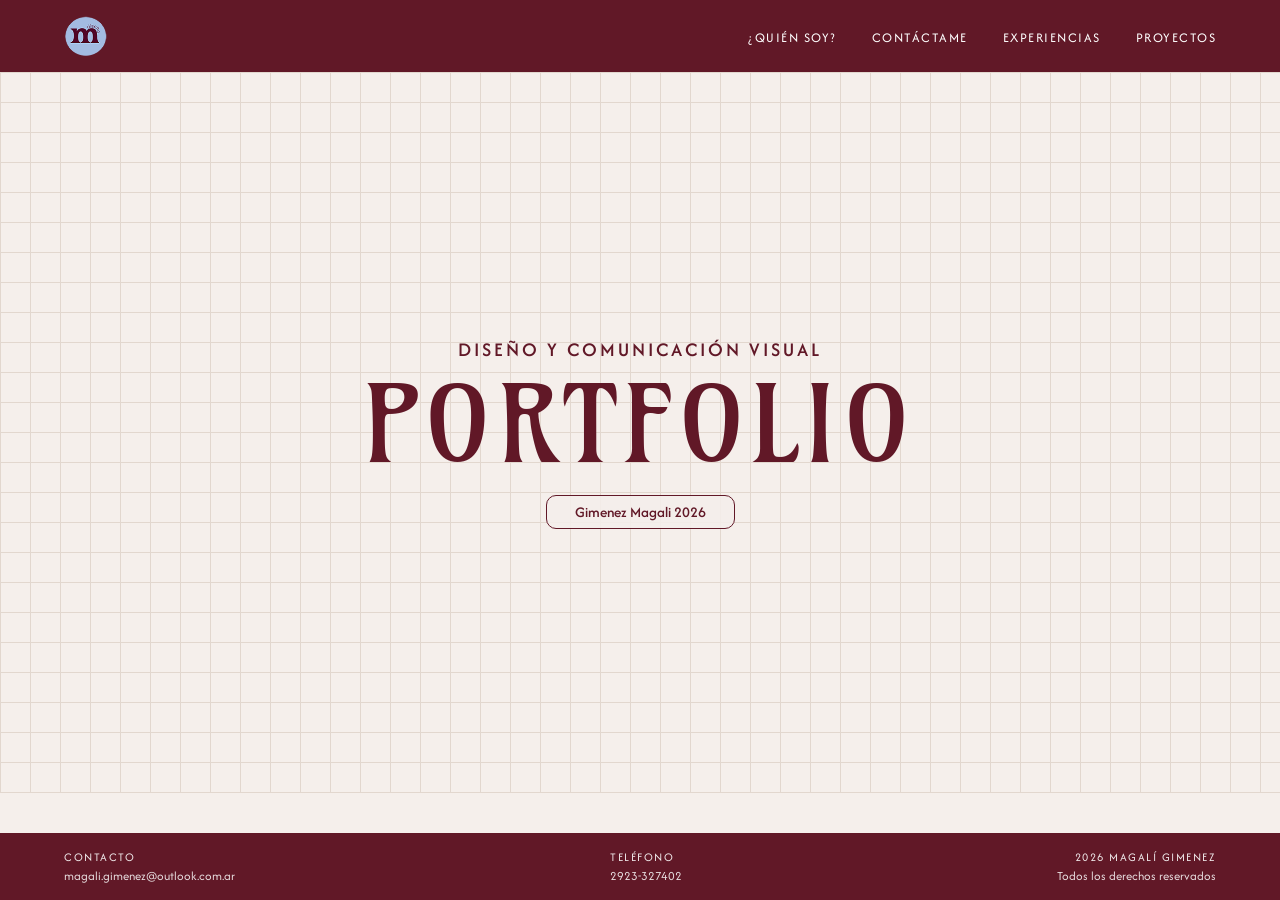
<file: index.html>
<!DOCTYPE html>
<html lang="es">
<head>
  <meta charset="UTF-8">
  <meta name="viewport" content="width=device-width, initial-scale=1.0">
  <title>Portfolio - Magalí Giménez</title>

  <!-- Google Fonts: Amarante (para PORTFOLIO) y Afacad (para subtítulos y textos) -->
  <link rel="preconnect" href="https://fonts.googleapis.com">
  <link rel="preconnect" href="https://fonts.gstatic.com" crossorigin>
  <link href="https://fonts.googleapis.com/css2?family=Afacad:wght@400;500;600&family=Amarante&display=swap" rel="stylesheet">

  <!-- AQUI ES DONDE DEBO AGREGAR ESTA LÍNEA -->
  <link rel="icon" type="image/png" href="img/marca.png">
  <link rel="stylesheet" href="estilos.css">

  <style>
    :root {
      --color-burgundy: #611827;
      --color-cream: #F5EFEB;
      --color-grid-line: #E2D7CE;
      --color-purple-logo: #B7A8CE;
      --font-serif: 'Amarante', serif;
      --font-sans: 'Afacad', sans-serif;
    }

    * { 
      margin: 0;
      padding: 0; 
      box-sizing: border-box; 
    }

    body { 
      font-family: var(--font-sans); 
      color: var(--color-burgundy); 
      background-color: var(--color-cream);
      display: flex;
      flex-direction: column;
      min-height: 100vh;
    }

    a { 
      text-decoration: none; 
      color: inherit; 
    }

    /* HEADER */
    header {
      background-color: var(--color-burgundy);
      padding: 16px 5%;
      position: sticky;
      top: 0;
      z-index: 1000;
    }

    header nav {
      display: flex;
      justify-content: space-between;
      align-items: center;
      max-width: 1300px;
      margin: 0 auto;
    }

    /* Logo circular con la "m" */
    .logo-circle {
      width: 44px;
      height: 44px;
      background-color: var(--color-purple-logo);
      color: var(--color-burgundy);
      border-radius: 50%;
      display: flex;
      align-items: center;
      justify-content: center;
      font-family: var(--font-serif);
      font-weight: 700;
      font-size: 26px;
      line-height: 1;
    }

    .nav-links { 
      display: flex; 
      gap: 35px; 
      list-style: none; 
    }

    .nav-links a {
      color: white; 
      font-size: 0.85rem; 
      letter-spacing: 1.5px;
      text-transform: uppercase; 
      font-weight: 400; 
      transition: opacity 0.3s;
    }

    .nav-links a:hover { 
      opacity: 0.7; 
    }

    /* SECCIÓN PRINCIPAL / HERO */
    .hero-section {
      flex: 1;
      background-color: var(--color-cream);
      background-image: 
        linear-gradient(var(--color-grid-line) 1px, transparent 1px),
        linear-gradient(90deg, var(--color-grid-line) 1px, transparent 1px);
      background-size: 30px 30px;
      display: flex; 
      flex-direction: column; 
      justify-content: center; 
      align-items: center;
      text-align: center; 
      padding: 60px 20px;
    }

    .hero-subtitle {
      font-family: var(--font-sans);
      font-size: 1.25rem; 
      letter-spacing: 3px; 
      text-transform: uppercase; 
      margin-bottom: 8px;
      font-weight: 500;
    }

    .hero-title {
      font-family: var(--font-serif); 
      font-size: 6.5rem; 
      font-weight: 400;
      color: var(--color-burgundy); 
      letter-spacing: 6px; 
      margin-bottom: 20px; 
      line-height: 1;
    }

    .hero-tag {
      border: 1.5px solid var(--color-burgundy); 
      padding: 6px 28px; 
      border-radius: 10px;
      font-size: 0.95rem; 
      color: var(--color-burgundy); 
      font-weight: 500;
      background-color: rgba(245, 239, 235, 0.85);
    }

    /* FOOTER */
    footer {
      background-color: var(--color-burgundy);
      color: white;
      padding: 16px 5%;
    }

    .footer-container {
      display: flex;
      justify-content: space-between;
      align-items: center;
      max-width: 1300px;
      margin: 0 auto;
    }

    .footer-info {
      display: flex;
      gap: 70px;
      align-items: center;
    }

    .footer-block {
      display: flex;
      flex-direction: column;
    }

    .footer-label {
      font-size: 0.75rem;
      letter-spacing: 1.5px;
      text-transform: uppercase;
      opacity: 0.9;
      margin-bottom: 2px;
    }

    .footer-value {
      font-size: 0.8rem;
      opacity: 0.85;
      font-weight: 400;
    }

    .footer-block.align-right {
      text-align: right;
    }

    /* Responsive */
    @media (max-width: 768px) {
      header nav, .footer-container {
        flex-direction: column;
        gap: 15px;
        text-align: center;
      }

      .nav-links {
        flex-wrap: wrap;
        justify-content: center;
        gap: 15px;
      }

      .hero-title {
        font-size: 3.5rem;
      }

      .footer-info {
        flex-direction: column;
        gap: 15px;
      }

      .footer-block.align-right {
        text-align: center;
      }
    }
  </style>
</head>
<body>

  <!-- Header -->
  <header>
    <nav>
      <a href="index.html" class="logo-link">
        <img src="img/marca.png" alt="Logo Portfolio" class="logo-img"><!-- Puedes usar tu tag <img> o esta clase div si usas el logo generado -->
      </a>
      <ul class="nav-links">
        <!-- Te lleva a la nueva subpágina que arme -->
        <li><a href="quien-soy.html">¿QUIÉN SOY?</a></li>
        <li><a href="contactame.html">CONTÁCTAME</a></li>
        <li><a href="experiencias.html">EXPERIENCIAS</a></li>
        <li><a href="proyectos.html">PROYECTOS</a></li>
      </ul>
    </nav>
  </header>

  <!-- Hero Section (Cuadrícula) -->
  <section class="hero-section">
    <p class="hero-subtitle">Diseño y Comunicación Visual</p>
    <h1 class="hero-title">PORTFOLIO</h1>
    <div class="hero-tag">Gimenez Magali 2026</div>
  </section>

  <!-- Footer -->
  <footer>
    <div class="footer-container">
      
      <div class="footer-info">
        <div class="footer-block">
          <span class="footer-label">CONTACTO</span>
          <a href="mailto:magali.gimenez@outlook.com.ar" class="footer-value">magali.gimenez@outlook.com.ar</a>
        </div>

        <div class="footer-block">
          <span class="footer-label">TELÉFONO</span>
          <span class="footer-value">2923-327402</span>
        </div>

        <div class="footer-block align-right">
          <span class="footer-label">2026 Magalí Gimenez</span>
          <span class="footer-value">Todos los derechos reservados</span>
        </div>
      </div>
    </div>
  </footer>

</body>
</html>
</file>
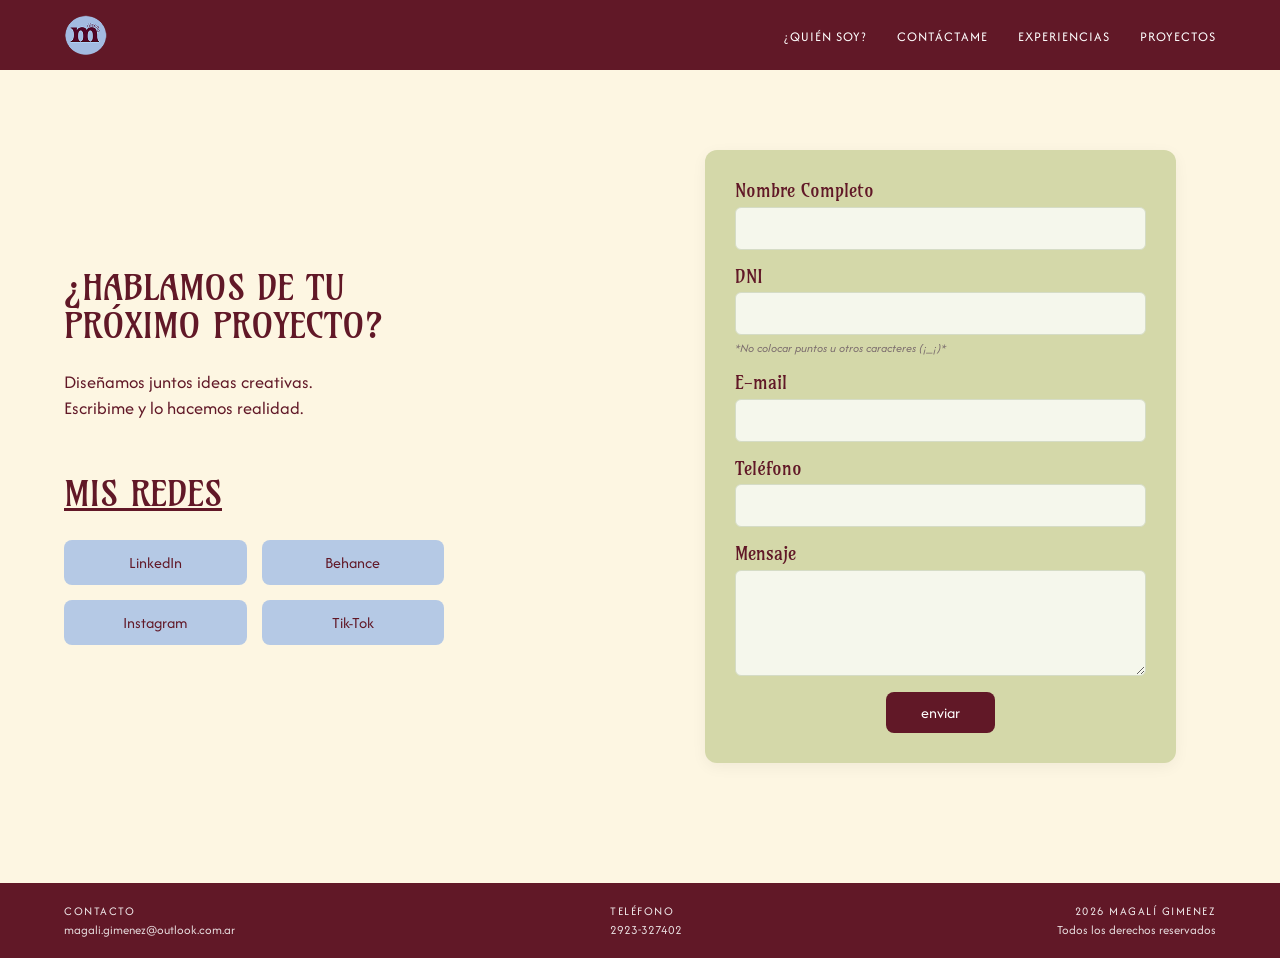
<file: contactame.html>
<!DOCTYPE html>
<html lang="es">
<head>
  <meta charset="UTF-8">
  <meta name="viewport" content="width=device-width, initial-scale=1.0">
  <title>Contactame- Magalí Giménez</title>

  <!-- Google Fonts -->
  <link rel="preconnect" href="https://fonts.googleapis.com">
  <link rel="preconnect" href="https://fonts.gstatic.com" crossorigin>
  <link href="https://fonts.googleapis.com/css2?family=Afacad:wght@400;500;600&family=Amarante&display=swap" rel="stylesheet">

<!-- AQUI ES DONDE DEBO AGREGAR ESTA LÍNEA -->
  <link rel="icon" type="image/png" href="img/marca.png">
  <link rel="stylesheet" href="estilos.css">
  
</head>
<body>

  <!-- Header -->
  <header>
    <nav>
        <!-- Al hacer clic en el logo (m), te devuelve al index.html -->
      <a href="index.html" class="logo-link">
        <img src="img/marca.png" alt="Logo Portfolio" class="logo-img">
      </a>
      <ul class="nav-links">
        <!-- Se mantiene activo en esta página -->
        <li><a href="quien-soy.html" class="active">¿Quién soy?</a></li>

        <!-- Te redirigen al inicio y bajan a la sección respectiva -->
        <li><a href="contactame.html">CONTÁCTAME</a></li>
        <li><a href="experiencias.html">EXPERIENCIAS</a></li>
        <li><a href="proyectos.html">PROYECTOS</a></li>
      </ul>
    </nav>
  </header>

  <!-- ================= CONTENEDOR PRINCIPAL DE CONTACTO ================= -->
  <main class="contact-container">
    
    <!-- Columna Izquierda: Textos y Redes Sociales -->
    <section class="contact-info">
      <h2 class="contact-title">
        ¿HABLAMOS DE TU <br>
        PRÓXIMO PROYECTO?
    </h2>
      <p class="contact-subtitle">
        Diseñamos juntos ideas creativas.<br> 
        Escribime y lo hacemos realidad.
    </p>

      <div class="social-section">
        <h3 class="social-heading">MIS REDES</h3>
        <div class="social-grid">
          <a href="https://www.linkedin.com/in/magali-gimenez-b2844425b/" target="_blank" class="social-btn">LinkedIn</a>
          <a href="https://www.behance.net/magaligimenez1" target="_blank" class="social-btn">Behance</a>
          <a href="https://www.instagram.com/magui.dcv/?hl=es-la" target="_blank" class="social-btn">Instagram</a>
          <a href="https://www.tiktok.com/@magui.dcv" target="_blank" class="social-btn">Tik-Tok</a>
        </div>
      </div>
    </section>

    <!-- Columna Derecha: Formulario con fondo cuadriculado -->
    <section class="contact-form-wrapper">
      <form class="contact-form" action="#" method="POST">
        
        <div class="form-group">
          <label for="nombre">Nombre Completo</label>
          <input type="text" id="nombre" name="nombre" required>
        </div>

        <div class="form-group">
          <label for="dni">DNI</label>
          <input type="text" id="dni" name="dni">
          <span class="form-hint">*No colocar puntos u otros caracteres (¡_¡)*</span>
        </div>

        <div class="form-group">
          <label for="email">E-mail</label>
          <input type="email" id="email" name="email" required>
        </div>

        <div class="form-group">
          <label for="telefono">Teléfono</label>
          <input type="tel" id="telefono" name="telefono">
        </div>

        <div class="form-group">
          <label for="mensaje">Mensaje</label>
          <textarea id="mensaje" name="mensaje" rows="4"></textarea>
        </div>

        <button type="submit" class="btn-enviar">enviar</button>
      </form>
    </section>

  </main>

<!-- Footer -->
  <footer>
    <div class="footer-container">
      <div class="footer-info">
        <div class="footer-block">
          <span class="footer-label">Contacto</span>
          <a href="mailto:magali.gimenez@outlook.com.ar" class="footer-value">magali.gimenez@outlook.com.ar</a>
        </div>

        <div class="footer-block">
          <span class="footer-label">Teléfono</span>
          <span class="footer-value">2923-327402</span>
        </div>

        <div class="footer-block align-right">
          <span class="footer-label">2026 Magalí Gimenez</span>
          <span class="footer-value">Todos los derechos reservados</span>
        </div>
      </div>
    </div>
  </footer>

</body>
</html>
</file>
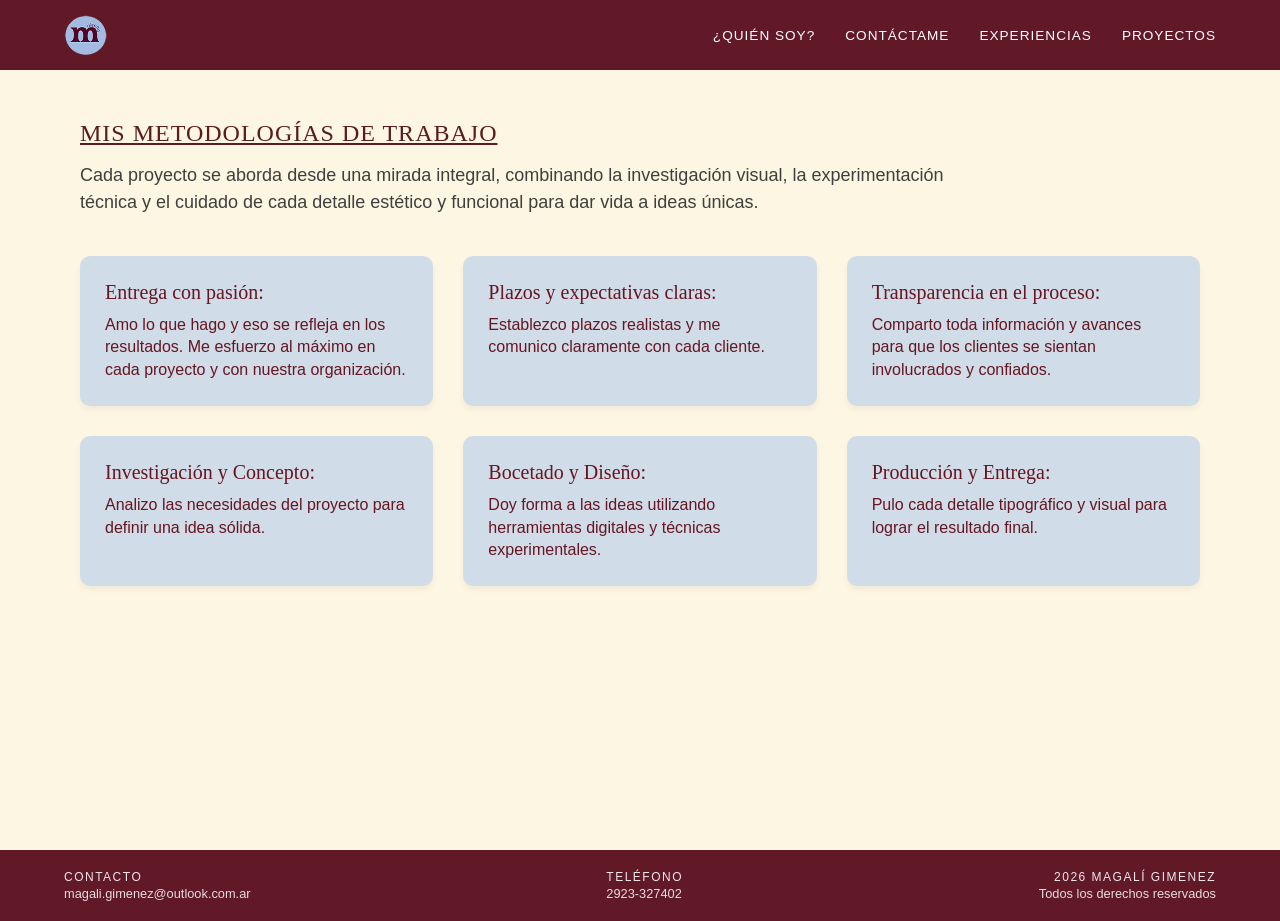
<file: experiencias.html>
<!DOCTYPE html>
<html lang="es">
<head>
  <meta charset="UTF-8">
  <meta name="viewport" content="width=device-width, initial-scale=1.0">
  <title>Experiencias - Portfolio</title>
  <!-- Favicon estándar -->

  <!-- Archivo de estilos principal -->
    <link rel="icon" type="image/png" href="img/marca.png">
    <link rel="stylesheet" href="estilos.css">
</head>
<body>

  <!-- Header -->
  <header>
    <nav>
        <!-- Al hacer clic en el logo (m), te devuelve al index.html -->
      <a href="index.html" class="logo-link">
        <img src="img/marca.png" alt="Logo Portfolio" class="logo-img">
      </a>
      <ul class="nav-links">
        <!-- Se mantiene activo en esta página -->
        <li><a href="quien-soy.html" class="active">¿Quién soy?</a></li>

        <!-- Te redirigen al inicio y bajan a la sección respectiva -->
        <li><a href="contactame.html">CONTÁCTAME</a></li>
        <li><a href="experiencias.html">EXPERIENCIAS</a></li>
        <li><a href="proyectos.html">PROYECTOS</a></li>
      </ul>
    </nav>
  </header>

  <!-- CONTENIDO PRINCIPAL: EXPERIENCIAS -->
  <main class="experiencias-container">
    <section class="experiencias-content">
      
      <!-- TÍTULO Y BAJADA -->
      <h1 class="section-title">MIS METODOLOGÍAS DE TRABAJO</h1>
      <p class="section-subtitle">
        Cada proyecto se aborda desde una mirada integral, combinando la investigación visual, la experimentación técnica y el cuidado de cada detalle estético y funcional para dar vida a ideas únicas.
      </p>

      <!-- GRILLA DE TARJETAS (2 filas x 3 columnas) -->
      <div class="cards-grid">
        
        <!-- Tarjeta 1 -->
        <div class="card">
          <h3>Entrega con pasión:</h3>
          <p>Amo lo que hago y eso se refleja en los resultados. Me esfuerzo al máximo en cada proyecto y con nuestra organización.</p>
        </div>

        <!-- Tarjeta 2 -->
        <div class="card">
          <h3>Plazos y expectativas claras:</h3>
          <p>Establezco plazos realistas y me comunico claramente con cada cliente.</p>
        </div>

        <!-- Tarjeta 3 -->
        <div class="card">
          <h3>Transparencia en el proceso:</h3>
          <p>Comparto toda información y avances para que los clientes se sientan involucrados y confiados.</p>
        </div>

        <!-- Tarjeta 4 -->
        <div class="card">
          <h3>Investigación y Concepto:</h3>
          <p>Analizo las necesidades del proyecto para definir una idea sólida.</p>
        </div>

        <!-- Tarjeta 5 -->
        <div class="card">
          <h3>Bocetado y Diseño:</h3>
          <p>Doy forma a las ideas utilizando herramientas digitales y técnicas experimentales.</p>
        </div>

        <!-- Tarjeta 6 -->
        <div class="card">
          <h3>Producción y Entrega:</h3>
          <p>Pulo cada detalle tipográfico y visual para lograr el resultado final.</p>
        </div>

      </div>

    </section>
  </main>

<!-- Footer -->
  <footer>
    <div class="footer-container">
      <div class="footer-info">
        <div class="footer-block">
          <span class="footer-label">Contacto</span>
          <a href="mailto:magali.gimenez@outlook.com.ar" class="footer-value">magali.gimenez@outlook.com.ar</a>
        </div>

        <div class="footer-block">
          <span class="footer-label">Teléfono</span>
          <span class="footer-value">2923-327402</span>
        </div>

        <div class="footer-block align-right">
          <span class="footer-label">2026 Magalí Gimenez</span>
          <span class="footer-value">Todos los derechos reservados</span>
        </div>
      </div>
    </div>
  </footer>
</file>
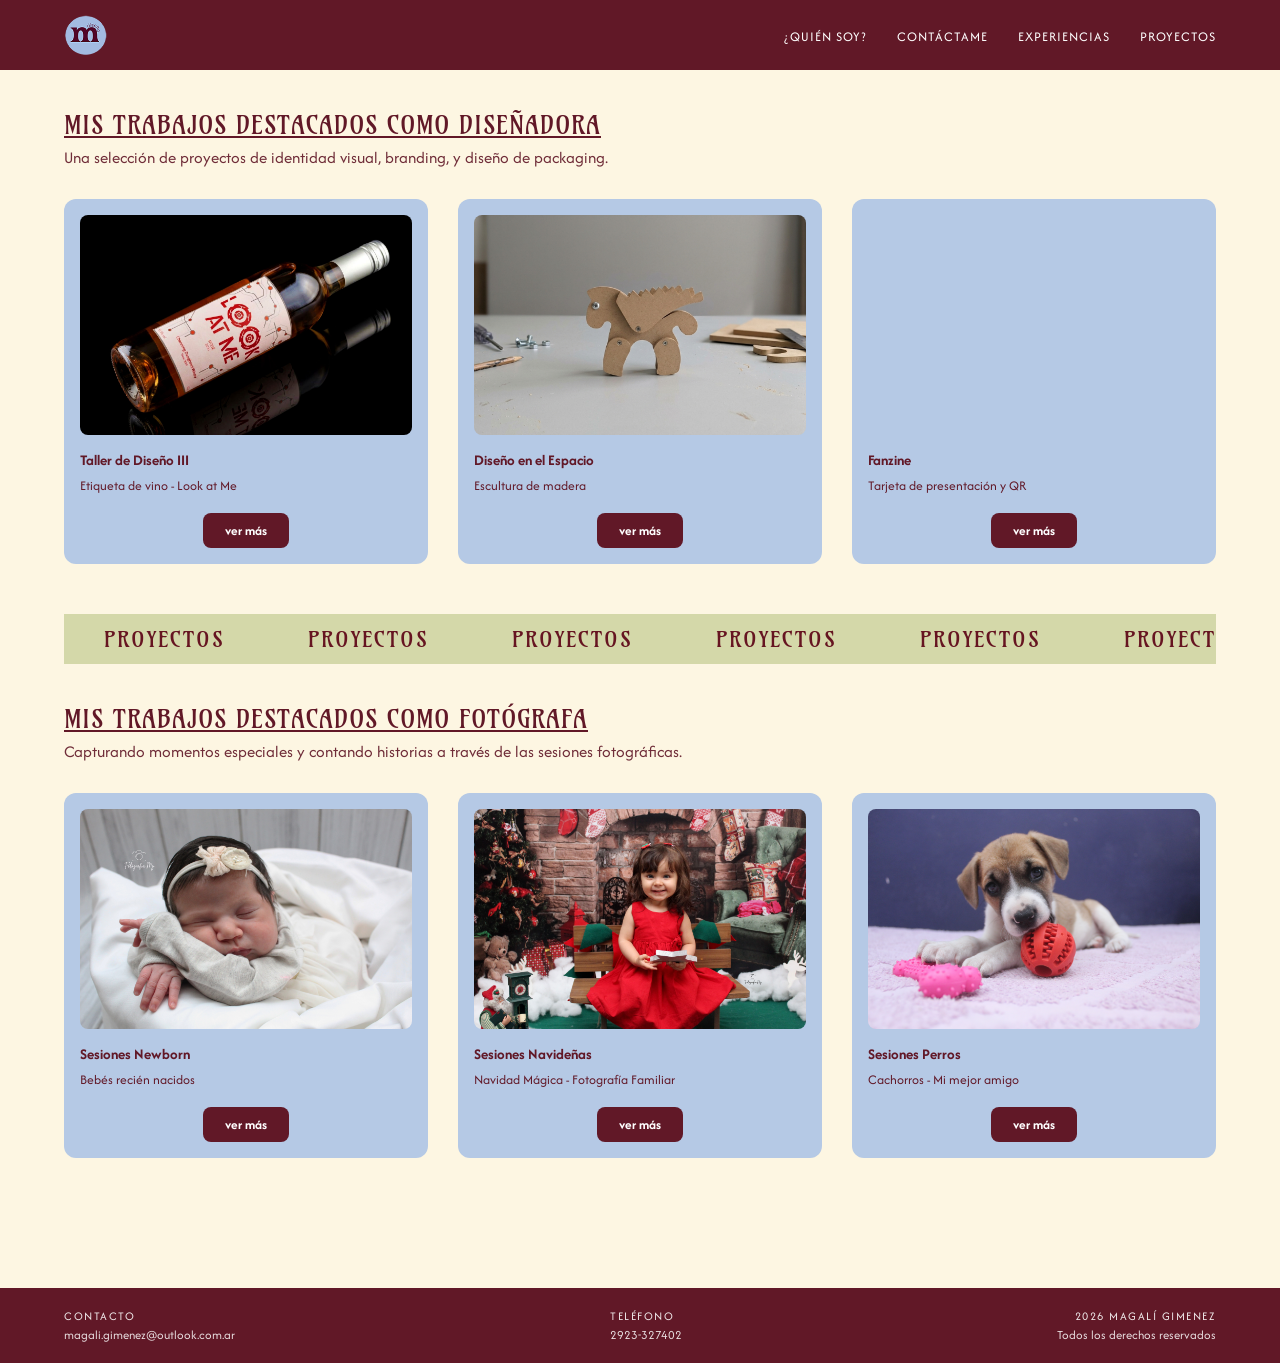
<file: proyectos.html>
<!DOCTYPE html>
<html lang="es">
<head>
  <meta charset="UTF-8">
  <meta name="viewport" content="width=device-width, initial-scale=1.0">
  <title>Proyectos- Magalí Giménez</title>

  <!-- Google Fonts -->
  <link rel="preconnect" href="https://fonts.googleapis.com">
  <link rel="preconnect" href="https://fonts.gstatic.com" crossorigin>
  <link href="https://fonts.googleapis.com/css2?family=Afacad:wght@400;500;600&family=Amarante&display=swap" rel="stylesheet">

<!-- AQUI ES DONDE DEBO AGREGAR ESTA LÍNEA -->
  <link rel="icon" type="image/png" href="img/marca.png">
  <link rel="stylesheet" href="estilos.css">
  
</head>
<body>

  <!-- Header -->
  <header>
    <nav>
        <!-- Al hacer clic en el logo (m), te devuelve al index.html -->
      <a href="index.html" class="logo-link">
        <img src="img/marca.png" alt="Logo Portfolio" class="logo-img">
      </a>
      <ul class="nav-links">
        <!-- Se mantiene activo en esta página -->
        <li><a href="quien-soy.html" class="active">¿Quién soy?</a></li>

        <!-- Te redirigen al inicio y bajan a la sección respectiva -->
        <li><a href="contactame.html">CONTÁCTAME</a></li>
        <li><a href="experiencias.html">EXPERIENCIAS</a></li>
        <li><a href="proyectos.html">PROYECTOS</a></li>
      </ul>
    </nav>
  </header>
  
  <!-- ================= SECCIÓN PRINCIPAL DE PROYECTOS ================= -->
  <main class="projects-container">

    <!-- SECCIÓN 1: DISEÑO -->
    <section class="projects-section">
      <h2 class="section-title">MIS TRABAJOS DESTACADOS COMO DISEÑADORA</h2>
      <p class="section-subtitle">Una selección de proyectos de identidad visual, branding, y diseño de packaging.</p>

      <div class="cards-grid">
        
        <!-- Tarjeta 1 -->
        <article class="project-card">
          <div class="card-img-wrapper">
            <img src="img/vino frontal acostado.jpg" alt="Etiqueta de vino Look at Me">
          </div>
          <div class="card-content">
            <span class="card-tag">Taller de Diseño III</span>
            <h3 class="card-title">Etiqueta de vino - Look at Me</h3>
            <a href="#" class="btn-ver-mas">ver más</a>
          </div>
        </article>

        <!-- Tarjeta 2 -->
        <article class="project-card">
          <div class="card-img-wrapper">
            <img src="img/jueguete pony.jpg" alt="Escultura de madera">
          </div>
          <div class="card-content">
            <span class="card-tag">Diseño en el Espacio</span>
            <h3 class="card-title">Escultura de madera</h3>
            <a href="#" class="btn-ver-mas">ver más</a>
          </div>
        </article>

        <!-- Tarjeta 3 -->
        <article class="project-card">
          <div class="card-img-wrapper">
            <video src="img/catalogo de ositos.mp4" autoplay muted loop playsinline class="card-video"></video>          </div>
          <div class="card-content">
            <span class="card-tag">Fanzine</span>
            <h3 class="card-title">Tarjeta de presentación y QR</h3>
            <a href="#" class="btn-ver-mas">ver más</a>
          </div>
        </article>

      </div>
    </section>

<!-- BANNER INTERMEDIO DE PROYECTOS (SCROLL INFINITO) -->
<div class="scroll-horizontal-container">
  <div class="scroll-track">
    <span class="scroll-item">PROYECTOS</span>
    <span class="scroll-item">PROYECTOS</span>
    <span class="scroll-item">PROYECTOS</span>
    <span class="scroll-item">PROYECTOS</span>
    <span class="scroll-item">PROYECTOS</span>
    <span class="scroll-item">PROYECTOS</span>
  </div>
</div>

    <!-- SECCIÓN 2: FOTOGRAFÍA -->
    <section class="projects-section">
      <h2 class="section-title">MIS TRABAJOS DESTACADOS COMO FOTÓGRAFA</h2>
      <p class="section-subtitle">Capturando momentos especiales y contando historias a través de las sesiones fotográficas.</p>

      <div class="cards-grid">
        
        <!-- Tarjeta 4 -->
        <article class="project-card">
          <div class="card-img-wrapper">
            <img src="img/img_bebita.JPG" alt="Sesiones Newborn">
          </div>
          <div class="card-content">
            <span class="card-tag">Sesiones Newborn</span>
            <h3 class="card-title">Bebés recién nacidos</h3>
            <a href="#" class="btn-ver-mas">ver más</a>
          </div>
        </article>

        <!-- Tarjeta 5 -->
        <article class="project-card">
          <div class="card-img-wrapper">
            <img src="img/navideña niña.JPG" alt="Sesiones Navideñas">
          </div>
          <div class="card-content">
            <span class="card-tag">Sesiones Navideñas</span>
            <h3 class="card-title">Navidad Mágica - Fotografía Familiar</h3>
            <a href="#" class="btn-ver-mas">ver más</a>
          </div>
        </article>

        <!-- Tarjeta 6 -->
        <article class="project-card">
          <div class="card-img-wrapper">
            <img src="img/perra cachorra.JPG" alt="Sesiones Perros">
          </div>
          <div class="card-content">
            <span class="card-tag">Sesiones Perros</span>
            <h3 class="card-title">Cachorros - Mi mejor amigo</h3>
            <a href="#" class="btn-ver-mas">ver más</a>
          </div>
        </article>

      </div>
    </section>

  </main>

  <!-- Footer -->
  <footer>
    <div class="footer-container">
      <div class="footer-info">
        <div class="footer-block">
          <span class="footer-label">Contacto</span>
          <a href="mailto:magali.gimenez@outlook.com.ar" class="footer-value">magali.gimenez@outlook.com.ar</a>
        </div>

        <div class="footer-block">
          <span class="footer-label">Teléfono</span>
          <span class="footer-value">2923-327402</span>
        </div>

        <div class="footer-block align-right">
          <span class="footer-label">2026 Magalí Gimenez</span>
          <span class="footer-value">Todos los derechos reservados</span>
        </div>
      </div>
    </div>
  </footer>

</body>
</html>
</file>
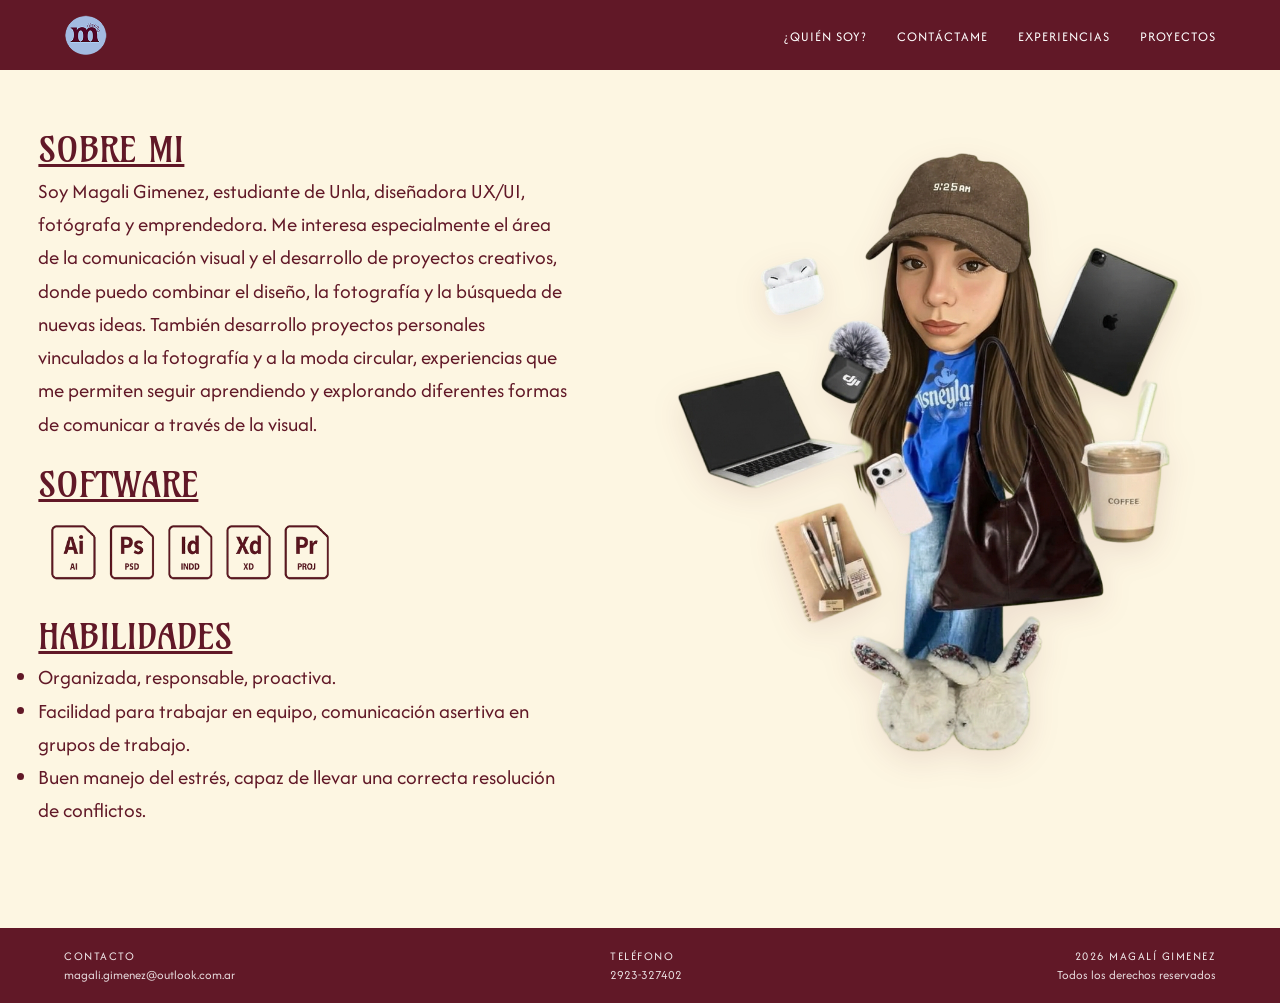
<file: quien-soy.html>
<!DOCTYPE html>
<html lang="es">
<head>
  <meta charset="UTF-8">
  <meta name="viewport" content="width=device-width, initial-scale=1.0">
  <title>Sobre mí - Magalí Giménez</title>

  <!-- Google Fonts -->
  <link rel="preconnect" href="https://fonts.googleapis.com">
  <link rel="preconnect" href="https://fonts.gstatic.com" crossorigin>
  <link href="https://fonts.googleapis.com/css2?family=Afacad:wght@400;500;600&family=Amarante&display=swap" rel="stylesheet">

<!-- AQUI ES DONDE DEBO AGREGAR ESTA LÍNEA -->
  <link rel="icon" type="image/png" href="img/marca.png">
  <link rel="stylesheet" href="estilos.css">
  
</head>
<body>

  <!-- Header -->
  <header>
    <nav>
        <!-- Al hacer clic en el logo (m), te devuelve al index.html -->
      <a href="index.html" class="logo-link">
        <img src="img/marca.png" alt="Logo Portfolio" class="logo-img">
      </a>
      <ul class="nav-links">
        <!-- Se mantiene activo en esta página -->
        <li><a href="quien-soy.html" class="active">¿Quién soy?</a></li>

        <!-- Te redirigen al inicio y bajan a la sección respectiva -->
        <li><a href="contactame.html">CONTÁCTAME</a></li>
        <li><a href="experiencias.html">EXPERIENCIAS</a></li>
        <li><a href="proyectos.html">PROYECTOS</a></li>
      </ul>
    </nav>
  </header>

  <!-- Sección Principal: QUIEN SOY -->
  <main class="about-section">
    <div class="about-container">
      
      <!-- Columna Izquierda: Textos y Listas -->
      <div class="about-text-content">
        
        <section class="about-block">
          <h2 class="about-heading">SOBRE MI</h2>
          <p class="about-paragraph">
            Soy Magali Gimenez, estudiante de Unla, diseñadora UX/UI, fotógrafa y emprendedora. Me interesa especialmente el área de la comunicación visual y el desarrollo de proyectos creativos, donde puedo combinar el diseño, la fotografía y la búsqueda de nuevas ideas. También desarrollo proyectos personales vinculados a la fotografía y a la moda circular, experiencias que me permiten seguir aprendiendo y explorando diferentes formas de comunicar a través de la visual.
          </p>
        </section>

          <section class="about-block">
          <h2 class="about-heading">SOFTWARE</h2>
          <div class="software-image-container">
            <img src="img/Ilustraciones.png" alt="Software: Illustrator, Photoshop, InDesign, XD, Premiere" class="software-img">
          </div>
        </section>

        <section class="about-block">
          <h3 class="about-heading">HABILIDADES</h3>
          <ul class="skills-list">
            <li>Organizada, responsable, proactiva.</li>
            <li>Facilidad para trabajar en equipo, comunicación asertiva en grupos de trabajo.</li>
            <li>Buen manejo del estrés, capaz de llevar una correcta resolución de conflictos.</li>
          </ul>
        </section>

      </div>

      <!-- Columna Derecha: Ilustración y elementos -->
      <div class="about-image-content">
        <img src="img/img yo.png" alt="Ilustración Magalí Giménez" class="character-img">
      </div>

    </div>
  </main>

  <!-- Footer -->
  <footer>
    <div class="footer-container">
      <div class="footer-info">
        <div class="footer-block">
          <span class="footer-label">Contacto</span>
          <a href="mailto:magali.gimenez@outlook.com.ar" class="footer-value">magali.gimenez@outlook.com.ar</a>
        </div>

        <div class="footer-block">
          <span class="footer-label">Teléfono</span>
          <span class="footer-value">2923-327402</span>
        </div>

        <div class="footer-block align-right">
          <span class="footer-label">2026 Magalí Gimenez</span>
          <span class="footer-value">Todos los derechos reservados</span>
        </div>
      </div>
    </div>
  </footer>

</body>
</html>
</file>
<file: estilos.css>
/* ================= VARIABLES Y CONFIGURACIÓN GENERAL ================= */
:root {
  --color-burgundy: #611827;
  --color-cream: #F5EFEB;
  --color-grid-line: #E2D7CE;
  --color-purple-logo: #B7A8CE;
  --font-serif: 'Amarante', serif;
  --font-sans: 'Afacad', sans-serif;
}

* { 
  margin: 0;
  padding: 0; 
  box-sizing: border-box; 
}

body { 
  font-family: var(--font-sans); 
  color: var(--color-burgundy); 
  background-color: var(--color-cream);
  display: flex;
  flex-direction: column;
  min-height: 100vh;
}

a { 
  text-decoration: none; 
  color: inherit; 
}

/* ================= HEADER ================= */
header {
  background-color: var(--color-burgundy);
  padding: 15px 5%;
  position: sticky;
  top: 0;
  z-index: 1000;
}

header nav {
  display: flex;
  justify-content: space-between;
  align-items: center;
  max-width: 1000px;
  margin: 0 auto;
  width: 100%;
}

/* Estilos para imagen de logo */
.logo-link {
  display: flex;
  align-items: center;
}

.logo-img {
  height: 48px;
  width: auto;      
  object-fit: contain;
}

.nav-links { 
  display: flex; 
  gap: 30px; 
  list-style: none; 
}

.nav-links a {
  color: white; 
  font-size: 0.85rem; 
  letter-spacing: 1.5px;
  text-transform: uppercase; 
  font-weight: 400; 
  transition: opacity 0.3s;
}

.nav-links a:hover { 
  opacity: 0.7; 
}

/* ================= SECCIÓN PRINCIPAL / HERO ================= */
.hero-section {
  flex: 1;
  background-color: var(--color-cream);
  background-image: 
    linear-gradient(var(--color-grid-line) 1px, transparent 1px),
    linear-gradient(90deg, var(--color-grid-line) 1px, transparent 1px);
  background-size: 30px 30px;
  display: flex; 
  flex-direction: column; 
  justify-content: center; 
  align-items: center;
  text-align: center; 
  padding: 60px 20px;
}

.hero-subtitle {
  font-family: var(--font-sans);
  font-size: 1.25rem; 
  letter-spacing: 3px; 
  text-transform: uppercase; 
  margin-bottom: 8px;
  font-weight: 500;
}

.hero-title {
  font-family: var(--font-serif); 
  font-size: 6.5rem; 
  font-weight: 400;
  color: var(--color-burgundy); 
  letter-spacing: 6px; 
  margin-bottom: 20px; 
  line-height: 1;
}

.hero-tag {
  border: 1.5px solid var(--color-burgundy); 
  padding: 6px 28px; 
  border-radius: 10px;
  font-size: 0.95rem; 
  color: var(--color-burgundy); 
  font-weight: 500;
  background-color: rgba(245, 239, 235, 0.85);
}

/* ================= FOOTER ================= */
footer {
  background-color: var(--color-burgundy);
  color: white;
  padding: 16px 5%;
}

.footer-container {
  display: flex;
  justify-content: center;
  align-items: center;
  max-width: 1200px;
  margin: 0 auto;
  width: 50%;
}

.footer-info {
  display: flex;
  justify-content: space-between;
  width: 100%;
  align-items: center;
}

.footer-block {
  display: flex;
  flex-direction: column;
}

.footer-label {
  font-size: 0.75rem;
  letter-spacing: 1.5px;
  text-transform: uppercase;
  opacity: 0.9;
  margin-bottom: 2px;
}

.footer-value {
  font-size: 0.8rem;
  opacity: 0.85;
  font-weight: 400;
}

.footer-block.align-right {
  text-align: right;
}

/* ================= RESPONSIVE (Celulares y Tablets) ================= */
@media (max-width: 768px) {
  header nav, .footer-container {
    flex-direction: column;
    gap: 15px;
    text-align: center;
  }

  .nav-links {
    flex-wrap: wrap;
    justify-content: center;
    gap: 15px;
  }

  .hero-title {
    font-size: 3.5rem;
  }

  .footer-info {
    flex-direction: column;
    gap: 15px;
  }

  .footer-block.align-right {
    text-align: center;
  }
}

/* ================= HEADER Y NAVEGACIÓN UNIFICADOS ================= */
header {
  background-color: var(--color-burgundy);
  width: 100%;
  padding: 15px 5%; /* Usa el mismo padding lateral que el resto de tu web */
  box-sizing: border-box;
}

header nav {
  max-width: 1280px; /* Mismo ancho máximo que tus contenedores de contenido */
  width: 100%;
  margin: 0 auto;    /* Centra perfectamente el nav en el eje */
  display: flex;
  justify-content: space-between;
  align-items: center;
}

.nav-links {
  display: flex;
  gap: 30px;
}

.nav-links a {
  color: white;
  text-decoration: none;
  font-size: 0.85rem;
  letter-spacing: 1px;
}

/* ================= SECCIÓN QUIÉN SOY (DOS COLUMNAS) ================= */
.about-section {
  flex: 1;
  background-color: #FDF6E2; /* Un tono amarillo pastel suave y cálido (puedes ajustarlo si prefieres otro tono) */
  background-image: none;    /* Quitamos por completo las líneas de la cuadrícula */
  padding: 60px 3%;
  display: flex;
  justify-content: center;
  align-items: center;
}

.about-container {
  max-width: 1500px;
  width: 100%;
  display: flex;
  justify-content: space-between;
  align-items: flex-start;
  gap: 50px;
}

/* Columna Izquierda: Textos */
.about-text-content {
  flex: 1.3;
  display: flex;
  flex-direction: column;
  gap: 24px;
}

.about-block {
  display: flex;
  flex-direction: column;
}

.about-heading {
  font-family: var(--font-serif);
  font-size: 2.2rem; /* <--- Antes estaba en 2.3rem, súbelo a lo que te guste */
  font-weight: 400;
  color: var(--color-burgundy);
  margin-bottom: 6px;
  line-height: 1.1;
  text-decoration: underline;

}

/* ================= TAMAÑOS DE TEXTO UNIFICADOS ================= */
.about-paragraph, 
.skills-list li {
  font-size: 1.3rem !important; /* <--- El tamaño grande que elegiste para ambos */
  line-height: 1.6 !important;
  color: var(--color-burgundy);
  font-weight: 400;
}

.about-list {
  list-style: disc;
  padding-left: 18px;
  display: flex;
  flex-direction: column;
  gap: 6px;
}

.about-subheading {
  font-weight: 600;
  font-size: 1rem;
  margin-bottom: 2px;
  opacity: 0.9;
}

/* Imagen de Software */
.software-image-container {
  margin-top: 6px;
}

.software-img {
  max-width: 300px; /* Ajusta este valor si quieres que la imagen de software sea más grande o chica */
  height: auto;
  object-fit: contain;
}

/* Columna Derecha: Ilustración del personaje */
.about-image-content {
  flex: 1.5;
  display: flex;
  justify-content: center;
  align-items: center;
  position: sticky;
  top: 100px;
}

.character-img {
  max-width: 100%;
  height: auto;
  object-fit: contain;
  filter: drop-shadow(0px 10px 15px rgba(97, 24, 39, 0.1));
  transform: translateX(30px);
}

/* ================= FOOTER ================= */
footer {
  background-color: var(--color-burgundy);
  color: white;
  padding: 16px 5%;
}

.footer-container {
  display: flex;
  justify-content: center;
  align-items: center;
  max-width: 1200px;
  margin: 0 auto;
  width: 100%;
}

.footer-info {
  display: flex;
  justify-content: space-between;
  width: 100%;
  align-items: center;
}

.footer-block {
  display: flex;
  flex-direction: column;
}

.footer-label {
  font-size: 0.75rem;
  letter-spacing: 1.5px;
  text-transform: uppercase;
  opacity: 0.9;
  margin-bottom: 2px;
}

.footer-value {
  font-size: 0.8rem;
  opacity: 0.85;
  font-weight: 400;
}

.footer-block.align-right {
  text-align: right;
}

/* ================= RESPONSIVE (Celulares y Tablets) ================= */
@media (max-width: 900px) {
  header nav, .footer-container {
    flex-direction: column;
    gap: 15px;
    text-align: center;
  }

  .nav-links {
    flex-wrap: wrap;
    justify-content: center;
    gap: 15px;
  }

  .about-container {
    flex-direction: column-reverse;
    align-items: center;
    text-align: left;
  }

  .about-image-content {
    position: static;
    margin-bottom: 20px;
  }

  .footer-info {
    flex-direction: column;
    gap: 15px;
  }

  .footer-block.align-right {
    text-align: center;
  }
}

/* ================= VARIABLES Y CONFIGURACIÓN GENERAL ================= */
:root {
  --color-burgundy: #611827;      /* Bordó principal */
  --color-bg-cream: #FDF6E2;      /* Fondo crema / Amarillo pastel */
  --color-card-blue: #B5C9E5;     /* Azul/celeste suave para las tarjetas */
  --color-banner-green: #DDE2C6;  /* Verde/beige del separador */
  --font-title: 'Amarante', serif;
  --font-body: 'Afacad', sans-serif;
}

* {
  box-sizing: border-box;
  margin: 0;
  padding: 0;
}

body {
  background-color: var(--color-bg-cream);
  font-family: var(--font-body);
  color: var(--color-burgundy);
}

/* ================= HEADER Y NAVEGACIÓN UNIFICADOS ================= */
header {
  background-color: var(--color-burgundy);
  width: 100%;
  padding: 15px 5%;
  box-sizing: border-box;
}

header nav {
  max-width: 1500px;
  width: 100%;
  margin: 0 auto;
  display: flex;
  justify-content: space-between;
  align-items: center;
}

.logo-link {
  display: flex;
  align-items: center;
  text-decoration: none;
}

.logo-img {
  height: 40px;
  width: auto;
  display: block;
}

.nav-links {
  display: flex;
  gap: 30px;
}

.nav-links a {
  color: #ffffff;
  text-decoration: none;
  font-size: 0.85rem;
  letter-spacing: 1px;
  transition: opacity 0.2s ease;
}

.nav-links a:hover {
  opacity: 0.8;
}

/* ================= CONTENEDOR PRINCIPAL DE PROYECTOS ================= */
.projects-container {
  max-width: 1500px;
  width: 90%;
  margin: 0 auto;
  padding: 40px 0;
}

.projects-section {
  margin-bottom: 50px;
}

/* Títulos y Subtítulos de Sección */
.section-title {
  font-family: 'Amarante';
  color: var(--color-burgundy);
  font-size: 1.5rem;
  letter-spacing: 1px;
  margin-bottom: 6px;
  text-transform: uppercase;
  font-weight: normal;
  text-decoration: underline;
}

.section-subtitle {
  font-family: var(--font-body);
  color: var(--color-burgundy);
  font-size: 1.05rem;
  margin-bottom: 30px;
  opacity: 0.9;
}

/* Grilla de 3 Columnas */
.cards-grid {
  display: grid;
  grid-template-columns: repeat(3, 1fr);
  gap: 30px;
}

/* ================= TARJETAS DE PROYECTO ================= */
.project-card {
  background-color: var(--color-card-blue);
  border-radius: 12px;
  padding: 16px;
  display: flex;
  flex-direction: column;
  justify-content: space-between;
  box-sizing: border-box;
}

/* Imagen dentro de la tarjeta */
.card-img-wrapper {
  width: 100%;
  height: 220px;
  border-radius: 8px;
  overflow: hidden;
  margin-bottom: 15px;
}

.card-img-wrapper img {
  width: 100%;
  height: 100%;
  object-fit: cover;
  display: block;
}

/* Textos de la tarjeta */
.card-content {
  display: flex;
  flex-direction: column;
  align-items: flex-start;
  gap: 6px;
}

/* Estilo para el video de la tarjeta (ordenado junto a las imágenes) */
.card-img-wrapper video.card-video {
  width: 100%;
  height: 100%;
  object-fit: cover;
  display: block;
  border-radius: 8px;
}

.card-tag {
  font-family: var(--font-body);
  font-weight: bold;
  font-size: 0.95rem;
  color: var(--color-burgundy);
}

.card-title {
  font-family: var(--font-body);
  font-size: 0.85rem;
  color: var(--color-burgundy);
  margin-bottom: 12px;
  font-weight: normal;
}

/* Botón ver más */
.btn-ver-mas {
  align-self: center;
  background-color: var(--color-burgundy);
  color: #ffffff;
  font-family: var(--font-body);
  font-size: 0.85rem;
  font-weight: bold;
  padding: 8px 22px;
  border-radius: 8px;
  text-decoration: none;
  transition: all 0.3s ease;
  display: inline-block;
}

/* Hover: Cambia a Amarillo Pastel y texto Bordó */
.btn-ver-mas:hover {
  background-color: var(--color-bg-cream);
  color: var(--color-burgundy);
  transform: translateY(-2px);
}

/* ================= BANNER INTERMEDIO ================= */
/* 1. Contenedor general de la franja */
.scroll-horizontal-container {
  width: 100%;
  overflow: hidden; /* Oculta lo que sale de la pantalla para dar efecto continuo */
  background-color: #D4D8A9; /* El color de fondo beige de tu diseño */
  padding: 12px 0;
  white-space: nowrap;
  box-sizing: border-box;
  margin-top: 40px;
  margin-bottom: 40px;
}

/* 2. La pista que se mueve de forma infinita */
.scroll-track {
  display: inline-block;
  white-space: nowrap;
  animation: scrollInfinito 25s linear infinite; /* 20s es la velocidad, podés subirla o bajarla */
}

/* 3. Cada palabra "PROYECTOS" individual */
.scroll-item {
  display: inline-block;
  padding: 0 40px; /* Distancia de separación entre cada palabra */
  font-family: 'Amarante'; /* O tu tipografía elegida */
  font-size: 1.3rem;
  letter-spacing: 2px;
  color: #661521; /* Un tono oscuro tirando a marrón/gris para que combine con el beige */
  letter-spacing: 2px;
}

/* 4. Animación clave para el movimiento continuo */
@keyframes scrollInfinito {
  0% {
    transform: translateX(0);
  }
  100% {
    transform: translateX(-50%);
  }
}

/* ================= FOOTER ================= */
footer {
  background-color: var(--color-burgundy);
  color: #ffffff;
  padding: 20px 5%;
  margin-top: 40px;
}

/* ================= SECCIÓN DE CONTACTO ================= */

.contact-container {
  max-width: 1500px;
  width: 90%;
  margin: 40px auto;
  display: grid;
  grid-template-columns: 1fr 1fr; /* Dos columnas simétricas */
  gap: 50px;
  align-items: center;
}

.contact-info {
  display: flex;
  flex-direction: column;
  padding-right: 20px;
}

/* 1. Título principal */
.contact-title {
  font-family: var(--font-title);
  color: var(--color-burgundy);
  font-size: 2.2rem;
  line-height: 1.1;
  text-transform: uppercase;
  font-weight: normal; /* Variante Regular */
  margin-bottom: 25px; /* Espacio amplio entre el título y la bajada */
}

/* 2. Bajada descriptiva */
.contact-subtitle {
  font-family: var(--font-body);
  color: var(--color-burgundy);
  font-size: 1.15rem;
  line-height: 1.4;
  font-weight: normal; /* Variante Regular */
  margin-bottom: 50px; /* Genera la separación grande hacia "MIS REDES" */
}

/* 3. Título "MIS REDES" */
.social-heading {
  font-family: var(--font-title);
  color: var(--color-burgundy);
  font-size: 2.2rem;
  font-weight: normal; /* Variante Regular */
  text-transform: uppercase;
  text-decoration: underline;
  margin-bottom: 25px; /* Espacio previo a los botones de redes */
}

/* 4. Botones de redes sociales */
.social-grid {
  display: grid;
  grid-template-columns: repeat(2, 1fr);
  gap: 15px;
  max-width: 380px;
}

.social-btn {
  background-color: var(--color-card-blue);
  color: var(--color-burgundy);
  font-family: var(--font-body);
  font-weight: normal; /* Variante Regular en lugar de bold */
  text-align: center;
  padding: 12px 20px;
  border-radius: 8px;
  text-decoration: none;
  transition: all 0.3s ease;
}

/* Evitamos que el color cambie al pasar el cursor o hacer clic, manteniendo el celeste fijo */
.social-btn:hover,
.social-btn:focus,
.social-btn:active {
  background-color: #B5C9E5;
  color: var(--color-burgundy);
  text-decoration: underline;
  transform: none;
  box-shadow: none;
}

.contact-form-wrapper {
  background-repeat: repeat; /* Repite la trama para cubrir toda la superficie */
  background-size: auto;
  background-position: top left;
  border-radius: 16px;
  padding: 40px;
  box-sizing: border-box;
}

.contact-form {
  background-color: #D4D8A9; /* Fondo semitransparente sobre la grilla */
  padding: 30px;
  border-radius: 12px;
  display: flex;
  flex-direction: column;
  gap: 16px;
  box-shadow: 0 4px 15px rgba(0,0,0,0.05);
}

.form-group {
  display: flex;
  flex-direction: column;
  gap: 5px;
}

.form-group label {
  font-family: 'Amarante', serif; /* O var(--font-title) si ya tienes declarada la variable */
  color: var(--color-burgundy);
  font-size: 18px;
  font-weight: normal; /* Variante Regular */
  line-height: 1.2;
}

.form-group input,
.form-group textarea {
  background-color: #F5F7EC; /* Tono verdoso/crema claro de los inputs */
  border: 1px solid #d5dcc6;
  border-radius: 6px;
  padding: 10px 14px;
  font-family: var(--font-body);
  color: var(--color-burgundy);
  font-size: 1rem;
  outline: none;
}

.form-group input:focus,
.form-group textarea:focus {
  border-color: var(--color-burgundy);
}

.form-hint {
  font-size: 0.75rem;
  color: #7a6b6d;
  font-style: italic;
}

/* Botón Enviar (Centrado dentro del formulario) */
.btn-enviar {
  align-self: center; /* Centra el botón horizontalmente */
  background-color: var(--color-burgundy);
  color: white;
  font-family: var(--font-body);
  font-weight: normal; /* Variante Regular */
  padding: 10px 35px;
  border: none;
  border-radius: 8px;
  cursor: pointer;
  transition: all 0.3s ease;
  text-transform: lowercase;
  font-size: 1rem;
}

.btn-enviar:hover {
  background-color: var(--color-bg-cream);
  color: var(--color-burgundy);
  border: 1px solid var(--color-burgundy);
}

/* Footer específico de contacto */
.contact-footer {
  background-color: var(--color-burgundy);
  color: white;
  padding: 25px 5%;
  margin-top: 60px;
}

.footer-content {
  max-width: 1500px;
  margin: 0 auto;
  display: flex;
  justify-content: space-between;
  align-items: center;
  font-family: var(--font-body);
  font-size: 0.9rem;
  text-align: center;
}

.footer-content span {
  font-weight: bold;
  letter-spacing: 1px;
}

/* ==========================================================
   ESTILOS PARA LA SECCIÓN EXPERIENCIAS
   ========================================================== */

.experiencias-container {
  background-color: #FDF6E2; /* Fondo crema característico */
  padding: 50px 80px;
  min-height: calc(100vh - 160px);
  box-sizing: border-box;
}

.experiencias-content {
  max-width: 1200px;
  margin: 0 auto;
}

/* Títulos y textos principales */
.experiencias-content .section-title {
  font-family: 'Amarante', serif;
  font-weight: normal; /* Variante Regular estricta */
  font-size: 1.5rem;
  color: #591C21; /* Tono bordó */
  margin-bottom: 15px;
}

.experiencias-content .section-subtitle {
  font-family: 'Afacad', sans-serif;
  font-weight: normal;
  font-size: 18px;
  color: #2c2c2c;
  max-width: 900px;
  margin-bottom: 40px;
  line-height: 1.5;
}

/* Grilla de tarjetas (3 columnas) */
.cards-grid {
  display: grid;
  grid-template-columns: repeat(3, 1fr);
  gap: 30px;
}

/* Estilo individual de cada tarjeta celeste */
.card {
  background-color: #B2CBEC99; /* Color celeste corporativo */
  border-radius: 10px;
  padding: 25px;
  box-sizing: border-box;
  display: flex;
  flex-direction: column;
  justify-content: flex-start;
  box-shadow: 0 4px 6px rgba(0, 0, 0, 0.05);
}

.card h3 {
  font-family: 'Afacad', serif;
  font-weight: normal; /* Variante Regular */
  font-size: 20px;
  color: #661521; /* Texto bordó para contraste */
  margin-top: 0;
  margin-bottom: 10px;
}

.card p {
  font-family: 'Afacad', sans-serif;
  font-weight: normal;
  font-size: 16px;
  color: #661521;
  margin: 0;
  line-height: 1.4;
}
</file>
